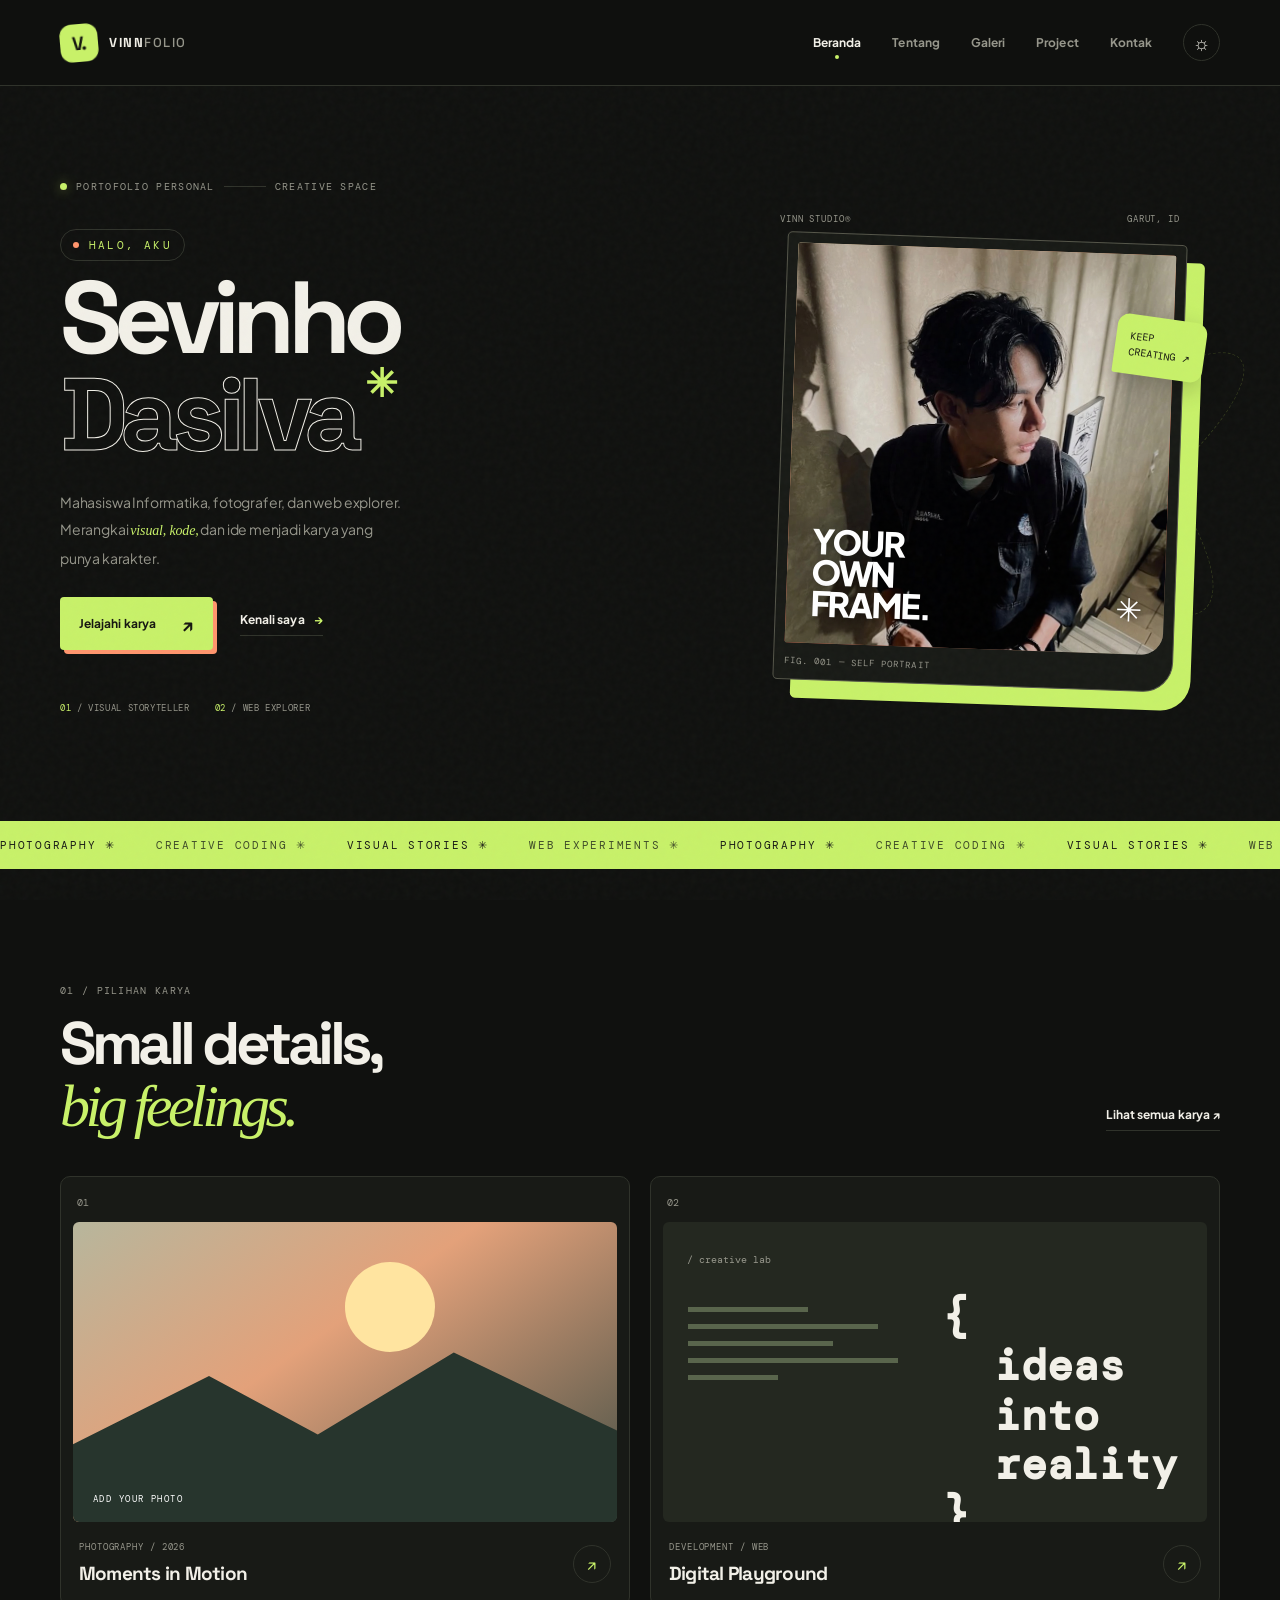
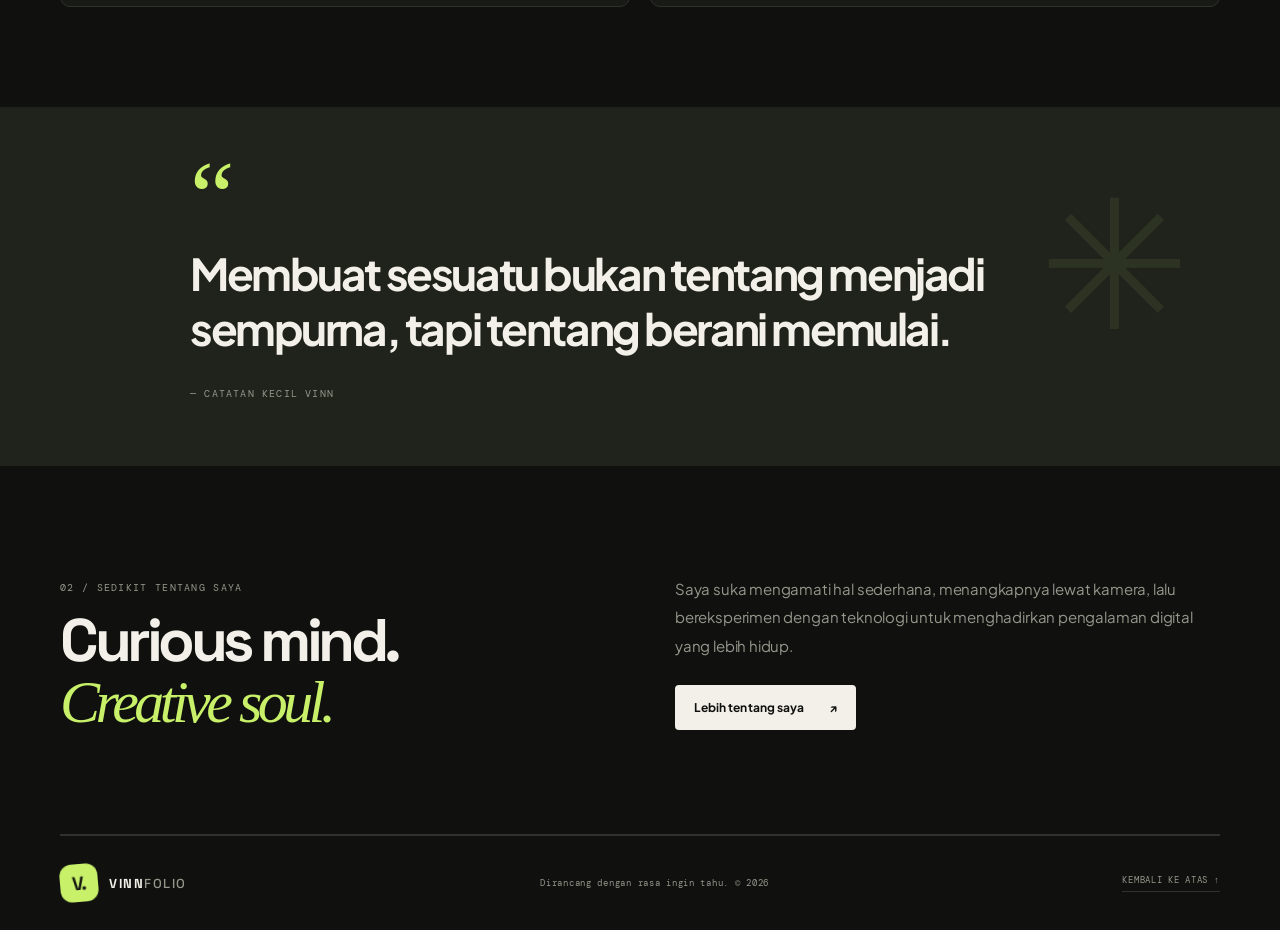
<file: index.html>
<!DOCTYPE html>
<html lang="id">

<head>
  <meta charset="UTF-8">
  <meta name="viewport" content="width=device-width, initial-scale=1.0">
  <meta name="description"
    content="Portofolio pribadi Sevinho Dasilva — mahasiswa, fotografer, dan web developer pemula.">
  <title>Sevinho Dasilva — Digital Playground</title>
  <link rel="preconnect" href="https://fonts.googleapis.com">
  <link
    href="https://fonts.googleapis.com/css2?family=DM+Mono:wght@400;500&family=Manrope:wght@400;500;600;700;800&family=Plus+Jakarta+Sans:wght@400;500;600;700;800&family=Space+Grotesk:wght@400;500;600;700&display=swap"
    rel="stylesheet">
  <link rel="stylesheet" href="css/style.css">
</head>

<body>
  <div class="loader" id="loader" aria-label="Memuat halaman">
    <div class="loader-orbit loader-orbit-one"></div>
    <div class="loader-orbit loader-orbit-two"></div>
    <div class="loader-core">
      <div class="loader-mark">V<span>✳</span></div>
      <div class="loader-submark">VINNFOLIO / CREATIVE PORTFOLIO</div>
    </div>
    <div class="loader-progress">
      <div class="loader-progress-top"><span>MEMUAT PENGALAMAN</span><strong id="loaderPercent">00%</strong></div>
      <div class="loader-track"><i></i></div>
    </div>
    <p class="loader-caption">SEDIKIT IDE. BANYAK CERITA.</p>
  </div>
  <div class="grain"></div>
  <header class="site-header">
    <a class="brand" href="index.html"><span class="brand-icon">V.</span><span>VINN<span
          class="muted">FOLIO</span></span></a>
    <button class="menu-toggle" id="menuToggle" aria-label="Buka menu">☰</button>
    <nav id="nav">
      <a class="active" href="index.html">Beranda</a><a href="about.html">Tentang</a><a href="gallery.html">Galeri</a><a
        href="projects.html">Project</a><a href="contact.html">Kontak</a>
      <button class="theme-toggle" id="themeToggle" aria-label="Ganti tema">☼</button>
    </nav>
  </header>
  <main>
    <section class="hero wrap">
      <div class="hero-copy reveal">
        <div class="eyebrow"><span class="live-dot"></span> PORTOFOLIO PERSONAL <span class="eyebrow-line"></span>
          CREATIVE SPACE</div>
        <p class="hero-kicker">HALO, AKU</p>
        <h1>Sevinho<br><span class="outline-text">Dasilva</span><span class="asterisk">✳</span></h1>
        <p class="hero-desc">Mahasiswa Informatika, fotografer, dan web explorer. Merangkai <em>visual, kode,</em> dan
          ide menjadi karya yang punya karakter.</p>
        <div class="hero-actions"><a class="btn btn-primary" href="gallery.html">Jelajahi karya <span>↗</span></a><a
            class="text-link" href="about.html">Kenali saya <span>→</span></a></div>
        <div class="hero-meta"><span><b>01</b> / VISUAL STORYTELLER</span><span><b>02</b> / WEB EXPLORER</span></div>
      </div>
      <div class="hero-art reveal">
        <div class="art-top"><span>VINN STUDIO®</span><span>GARUT, ID</span></div>
        <div class="portrait-frame">

          <div class="portrait-placeholder">
            <img src="assets/photos/WhatsApp Image 2026-10-20 at 18.00.17.jpeg" alt="Foto Sevinho Dasilva" class="portrait-image" />
            <div class="portrait-label">YOUR<br>OWN<br>FRAME.</div>
            <div class="portrait-stamp">✳</div>
          </div>

          <div class="frame-index">FIG. 001 — SELF PORTRAIT</div>
        </div>
        <div class="orbit orbit-one"></div>
        <div class="orbit orbit-two"></div><span class="floating-note">KEEP<br>CREATING ↗</span>
      </div>
    </section>
    <section class="ticker" aria-label="Minat">
      <div class="ticker-track"><span>PHOTOGRAPHY ✳</span><span>CREATIVE CODING ✳</span><span>VISUAL STORIES
          ✳</span><span>WEB EXPERIMENTS ✳</span><span>PHOTOGRAPHY ✳</span><span>CREATIVE CODING ✳</span><span>VISUAL
          STORIES ✳</span><span>WEB EXPERIMENTS ✳</span></div>
    </section>
    <section class="section wrap">
      <div class="section-head reveal">
        <div>
          <p class="eyebrow">01 / PILIHAN KARYA</p>
          <h2>Small details,<br><span class="serif">big feelings.</span></h2>
        </div><a class="text-link" href="gallery.html">Lihat semua karya ↗</a>
      </div>
      <div class="feature-grid">
        <a class="feature-card feature-photo reveal" href="gallery.html">
          <div class="feature-number">01</div>
          <div class="abstract-photo">
            <div class="photo-sun"></div>
            <div class="photo-hill"></div><span>ADD YOUR PHOTO</span>
          </div>
          <div class="feature-bottom">
            <div>
              <p>PHOTOGRAPHY / 2026</p>
              <h3>Moments in Motion</h3>
            </div><span class="circle-arrow">↗</span>
          </div>
        </a>
        <a class="feature-card feature-code reveal" href="projects.html">
          <div class="feature-number">02</div>
          <div class="code-art"><span class="code-tag">/ creative lab</span>
            <div class="code-lines"><i></i><i></i><i></i><i></i><i></i></div><b>{<br>&nbsp; ideas<br>&nbsp;
              into<br>&nbsp; reality<br>}</b>
          </div>
          <div class="feature-bottom">
            <div>
              <p>DEVELOPMENT / WEB</p>
              <h3>Digital Playground</h3>
            </div><span class="circle-arrow">↗</span>
          </div>
        </a>
      </div>
    </section>
    <section class="quote-band">
      <div class="wrap quote-inner reveal"><span class="quote-mark">“</span>
        <p>Membuat sesuatu bukan tentang menjadi sempurna, tapi tentang berani memulai.</p><span class="quote-credit">—
          CATATAN KECIL VINN</span>
      </div>
    </section>
    <section class="section wrap mini-about reveal">
      <div>
        <p class="eyebrow">02 / SEDIKIT TENTANG SAYA</p>
        <h2>Curious mind.<br><span class="serif">Creative soul.</span></h2>
      </div>
      <div class="mini-about-copy">
        <p>Saya suka mengamati hal sederhana, menangkapnya lewat kamera, lalu bereksperimen dengan teknologi untuk
          menghadirkan pengalaman digital yang lebih hidup.</p><a class="btn btn-dark" href="about.html">Lebih tentang
          saya <span>↗</span></a>
      </div>
    </section>
  </main>
  <footer class="footer wrap"><a class="brand" href="index.html"><span class="brand-icon">V.</span><span>VINN<span
          class="muted">FOLIO</span></span></a>
    <p>Dirancang dengan rasa ingin tahu. © <span class="year"></span></p><a href="#top" class="back-top">KEMBALI KE ATAS
      ↑</a>
  </footer>
  <script src="js/main.js"></script>
</body>

</html>
</file>
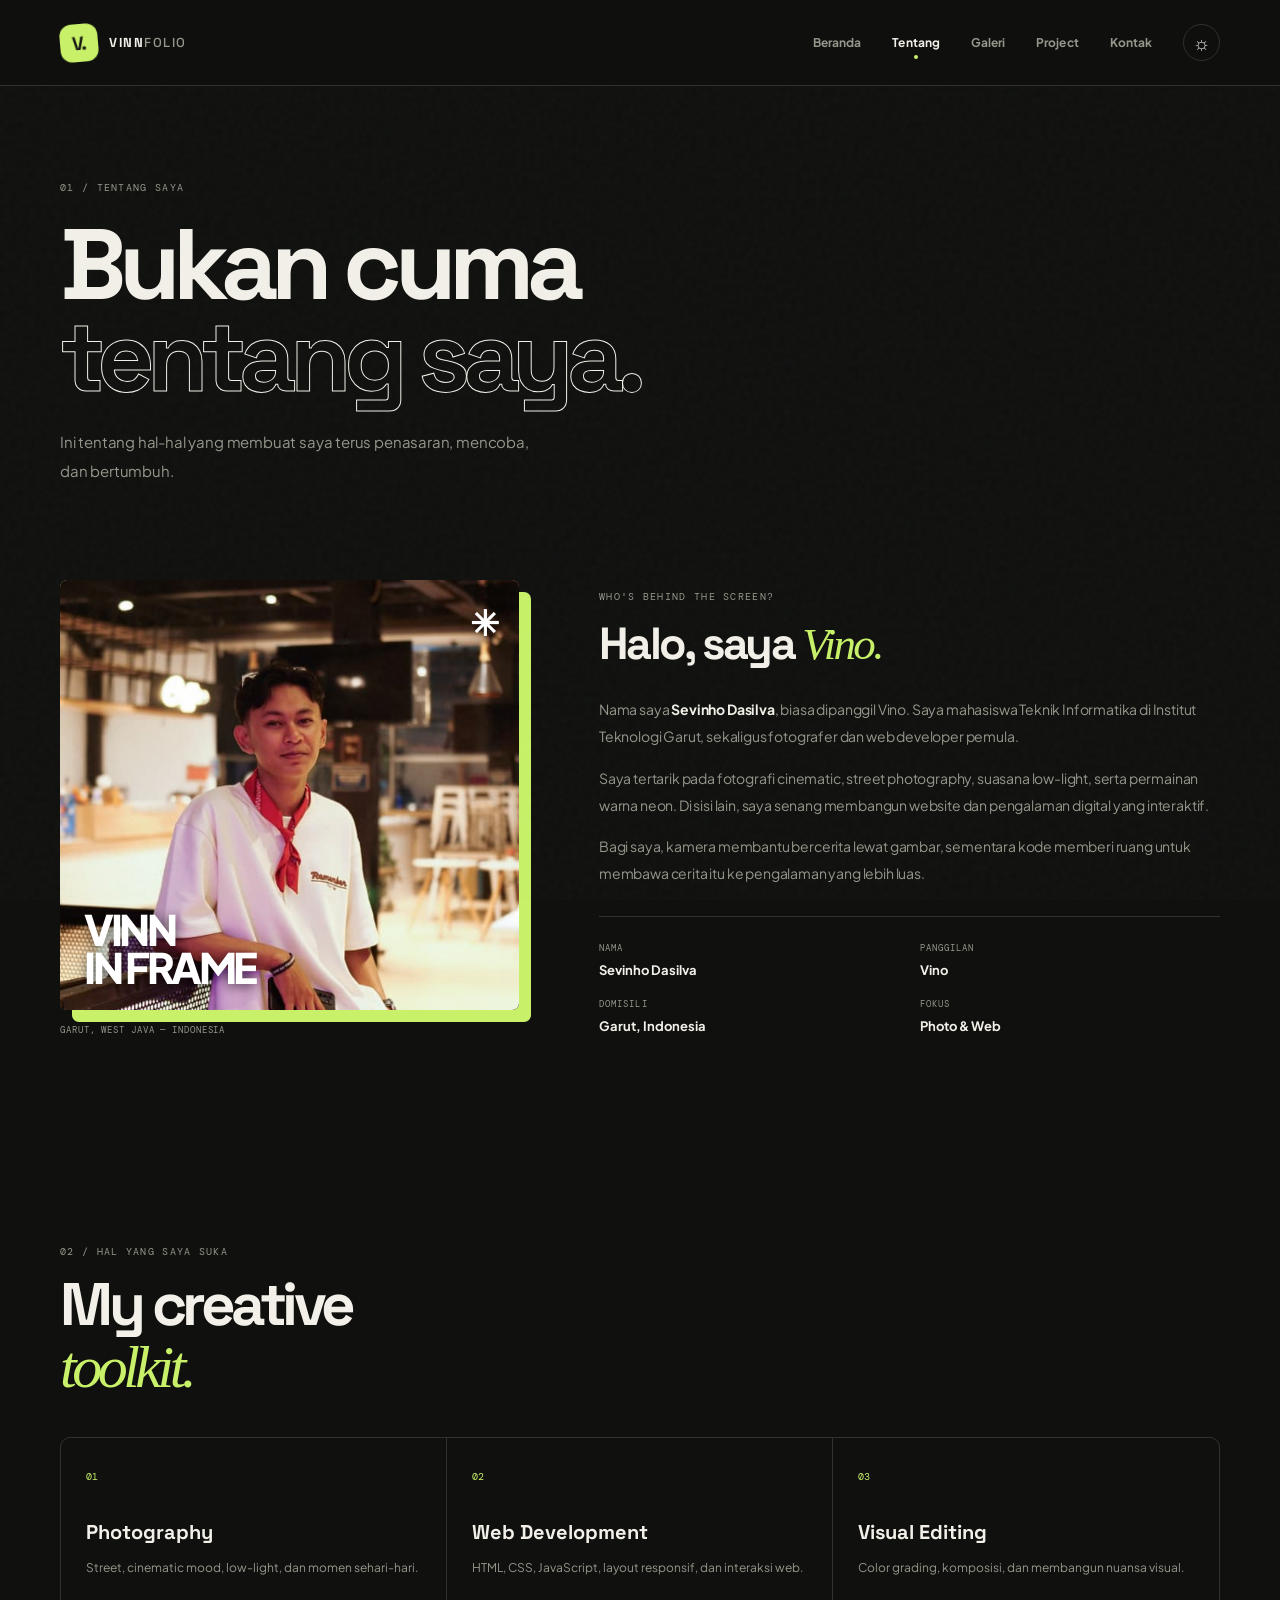
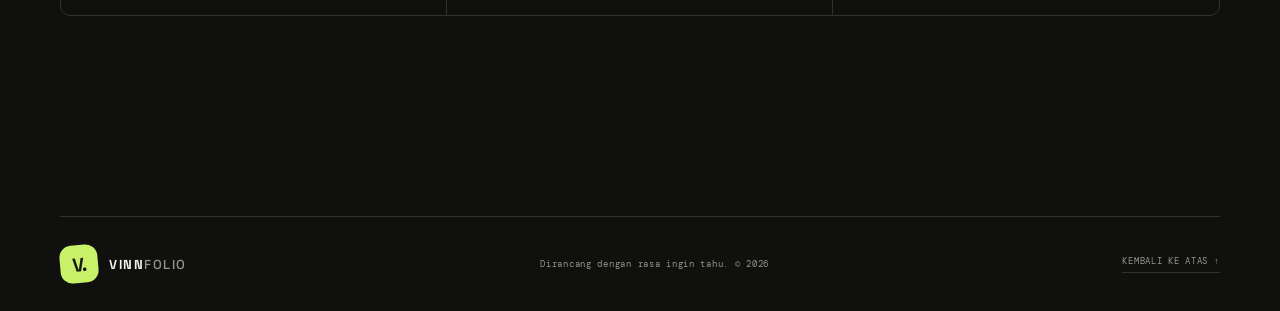
<file: about.html>
<!DOCTYPE html>
<html lang="id">

<head>
    <meta charset="UTF-8">
    <meta name="viewport" content="width=device-width,initial-scale=1">
    <title>Tentang Saya — VinDev</title>
    <link
        href="https://fonts.googleapis.com/css2?family=DM+Mono:wght@400;500&family=Manrope:wght@400;500;600;700;800&family=Plus+Jakarta+Sans:wght@400;500;600;700;800&family=Space+Grotesk:wght@400;500;600;700&display=swap"
        rel="stylesheet">
    <link rel="stylesheet" href="css/style.css">
</head>

<body>
    <div class="loader" id="loader" aria-label="Memuat halaman">
        <div class="loader-orbit loader-orbit-one"></div>
        <div class="loader-orbit loader-orbit-two"></div>
        <div class="loader-core">
            <div class="loader-mark">V<span>✳</span></div>
            <div class="loader-submark">VinDev / CREATIVE PORTFOLIO</div>
        </div>
        <div class="loader-progress">
            <div class="loader-progress-top"><span>MEMUAT PENGALAMAN</span><strong id="loaderPercent">00%</strong></div>
            <div class="loader-track"><i></i></div>
        </div>
        <p class="loader-caption">SEDIKIT IDE. BANYAK CERITA.</p>
    </div>
    <div class="grain"></div>
    <header class="site-header"><a class="brand" href="index.html"><span class="brand-icon">V.</span><span>VINN<span
                    class="muted">FOLIO</span></span></a><button class="menu-toggle" id="menuToggle">☰</button>
        <nav id="nav"><a href="index.html">Beranda</a><a class="active" href="about.html">Tentang</a><a
                href="gallery.html">Galeri</a><a href="projects.html">Project</a><a
                href="contact.html">Kontak</a><button class="theme-toggle" id="themeToggle">☼</button></nav>
    </header>
    <main class="wrap page-main">
        <div class="page-intro reveal">
            <p class="eyebrow">01 / TENTANG SAYA</p>
            <h1>Bukan cuma<br><span class="outline-text">tentang saya.</span></h1>
            <p class="intro-lead">Ini tentang hal-hal yang membuat saya terus penasaran, mencoba, dan bertumbuh.</p>
        </div>
        <section class="about-layout">
            <div class="about-visual reveal">
                
<div class="about-photo-placeholder">
    <img
        src="assets/photos/WhatsApp Image 2026-10-20 at 18.00.1822222.jpeg"
        alt="Foto Sevinho Dasilva"
        class="about-photo"
    >
    <span>VINN<br>IN FRAME</span>
    <b>✳</b>
</div>

                <p class="tiny-caption">GARUT, WEST JAVA — INDONESIA</p>
            </div>
            <div class="about-content reveal">
                <p class="eyebrow">WHO'S BEHIND THE SCREEN?</p>
                <h2>Halo, saya <span class="serif">Vino.</span></h2>
                <p>Nama saya <strong>Sevinho Dasilva</strong>, biasa dipanggil Vino. Saya mahasiswa Teknik Informatika
                    di Institut Teknologi Garut, sekaligus fotografer dan web developer pemula.</p>
                <p>Saya tertarik pada fotografi cinematic, street photography, suasana low-light, serta permainan warna
                    neon. Di sisi lain, saya senang membangun website dan pengalaman digital yang interaktif.</p>
                <p>Bagi saya, kamera membantu bercerita lewat gambar, sementara kode memberi ruang untuk membawa cerita
                    itu ke pengalaman yang lebih luas.</p>
                <div class="info-grid">
                    <div><span>NAMA</span><b>Sevinho Dasilva</b></div>
                    <div><span>PANGGILAN</span><b>Vino</b></div>
                    <div><span>DOMISILI</span><b>Garut, Indonesia</b></div>
                    <div><span>FOKUS</span><b>Photo & Web</b></div>
                </div>
            </div>
        </section>
        <section class="section">
            <div class="section-head">
                <div>
                    <p class="eyebrow">02 / HAL YANG SAYA SUKA</p>
                    <h2>My creative<br><span class="serif">toolkit.</span></h2>
                </div>
            </div>
            <div class="skill-grid">
                <article><span>01</span>
                    <h3>Photography</h3>
                    <p>Street, cinematic mood, low-light, dan momen sehari-hari.</p>
                </article>
                <article><span>02</span>
                    <h3>Web Development</h3>
                    <p>HTML, CSS, JavaScript, layout responsif, dan interaksi web.</p>
                </article>
                <article><span>03</span>
                    <h3>Visual Editing</h3>
                    <p>Color grading, komposisi, dan membangun nuansa visual.</p>
                </article>
            </div>
        </section>
    </main>
    <footer class="footer wrap"><a class="brand" href="index.html"><span class="brand-icon">V.</span><span>VINN<span
                    class="muted">FOLIO</span></span></a>
        <p>Dirancang dengan rasa ingin tahu. © <span class="year"></span></p><a href="#" class="back-top">KEMBALI KE
            ATAS ↑</a>
    </footer>
    <script src="js/main.js"></script>
</body>

</html>
</file>
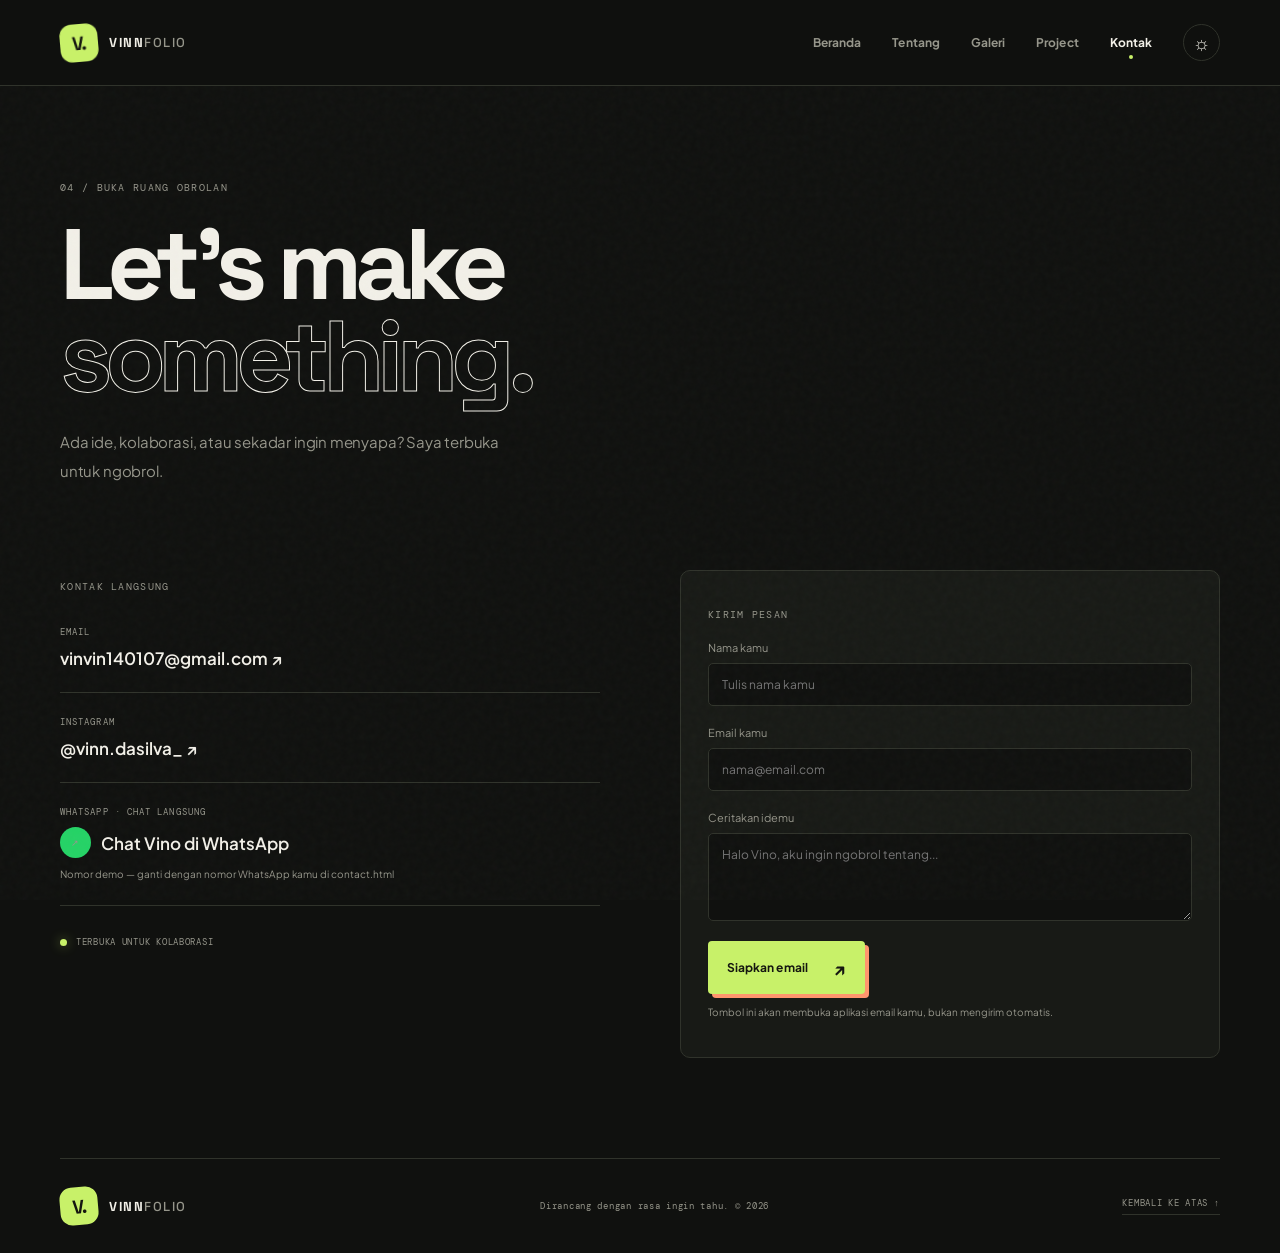
<file: contact.html>
<!DOCTYPE html>
<html lang="id">

<head>
    <meta charset="UTF-8">
    <meta name="viewport" content="width=device-width,initial-scale=1">
    <title>Kontak — VinDev</title>
    <link
        href="https://fonts.googleapis.com/css2?family=DM+Mono:wght@400;500&family=Manrope:wght@400;500;600;700;800&family=Plus+Jakarta+Sans:wght@400;500;600;700;800&family=Space+Grotesk:wght@400;500;600;700&display=swap"
        rel="stylesheet">
    <link rel="stylesheet" href="css/style.css">
</head>

<body>
    <div class="loader" id="loader" aria-label="Memuat halaman">
        <div class="loader-orbit loader-orbit-one"></div>
        <div class="loader-orbit loader-orbit-two"></div>
        <div class="loader-core">
            <div class="loader-mark">V<span>✳</span></div>
            <div class="loader-submark">VINNFOLIO / CREATIVE PORTFOLIO</div>
        </div>
        <div class="loader-progress">
            <div class="loader-progress-top"><span>MEMUAT PENGALAMAN</span><strong id="loaderPercent">00%</strong></div>
            <div class="loader-track"><i></i></div>
        </div>
        <p class="loader-caption">SEDIKIT IDE. BANYAK CERITA.</p>
    </div>
    <div class="grain"></div>
    <header class="site-header"><a class="brand" href="index.html"><span class="brand-icon">V.</span><span>VINN<span
                    class="muted">FOLIO</span></span></a><button class="menu-toggle" id="menuToggle">☰</button>
        <nav id="nav"><a href="index.html">Beranda</a><a href="about.html">Tentang</a><a
                href="gallery.html">Galeri</a><a href="projects.html">Project</a><a class="active"
                href="contact.html">Kontak</a><button class="theme-toggle" id="themeToggle">☼</button></nav>
    </header>
    <main class="wrap page-main contact-page">
        <div class="page-intro reveal">
            <p class="eyebrow">04 / BUKA RUANG OBROLAN</p>
            <h1>Let's make<br><span class="outline-text">something.</span></h1>
            <p class="intro-lead">Ada ide, kolaborasi, atau sekadar ingin menyapa? Saya terbuka untuk ngobrol.</p>
        </div>
        <section class="contact-layout">
            <div class="contact-left reveal">
                <p class="eyebrow">KONTAK LANGSUNG</p><a class="contact-link"
                    href="mailto:vinvin140107@gmail.com"><span>EMAIL</span><b>vinvin140107@gmail.com ↗</b></a><a
                    class="contact-link" href="https://instagram.com/vinn.dasilva_" target="_blank"
                    rel="noreferrer"><span>INSTAGRAM</span><b>@vinn.dasilva_ ↗</b></a>
                <a class="contact-link whatsapp-link"
                    href="https://wa.me/6285224943832?text=Halo%20Vino%2C%20aku%20tertarik%20untuk%20ngobrol%20tentang%20kolaborasi."
                    target="_blank" rel="noreferrer"><span>WHATSAPP · CHAT LANGSUNG</span><b><span
                            class="whatsapp-icon">↗</span> Chat Vino di WhatsApp</b><small class="whatsapp-hint">Nomor
                        demo — ganti dengan nomor WhatsApp kamu di contact.html</small></a>
                <div class="availability"><span class="live-dot"></span> TERBUKA UNTUK KOLABORASI</div>
            </div>
            <form class="contact-form reveal" id="contactForm">
                <p class="eyebrow">KIRIM PESAN</p><label>Nama kamu<input name="name" required
                        placeholder="Tulis nama kamu"></label><label>Email kamu<input type="email" name="email" required
                        placeholder="nama@email.com"></label><label>Ceritakan idemu<textarea name="message" required
                        rows="4" placeholder="Halo Vino, aku ingin ngobrol tentang..."></textarea></label><button
                    class="btn btn-primary" type="submit">Siapkan email <span>↗</span></button>
                <p class="form-note">Tombol ini akan membuka aplikasi email kamu, bukan mengirim otomatis.</p>
            </form>
        </section>
    </main>
    <footer class="footer wrap"><a class="brand" href="index.html"><span class="brand-icon">V.</span><span>VINN<span
                    class="muted">FOLIO</span></span></a>
        <p>Dirancang dengan rasa ingin tahu. © <span class="year"></span></p><a href="#" class="back-top">KEMBALI KE
            ATAS ↑</a>
    </footer>
    <script src="js/main.js"></script>
    <script src="js/contact.js"></script>
</body>

</html>
</file>
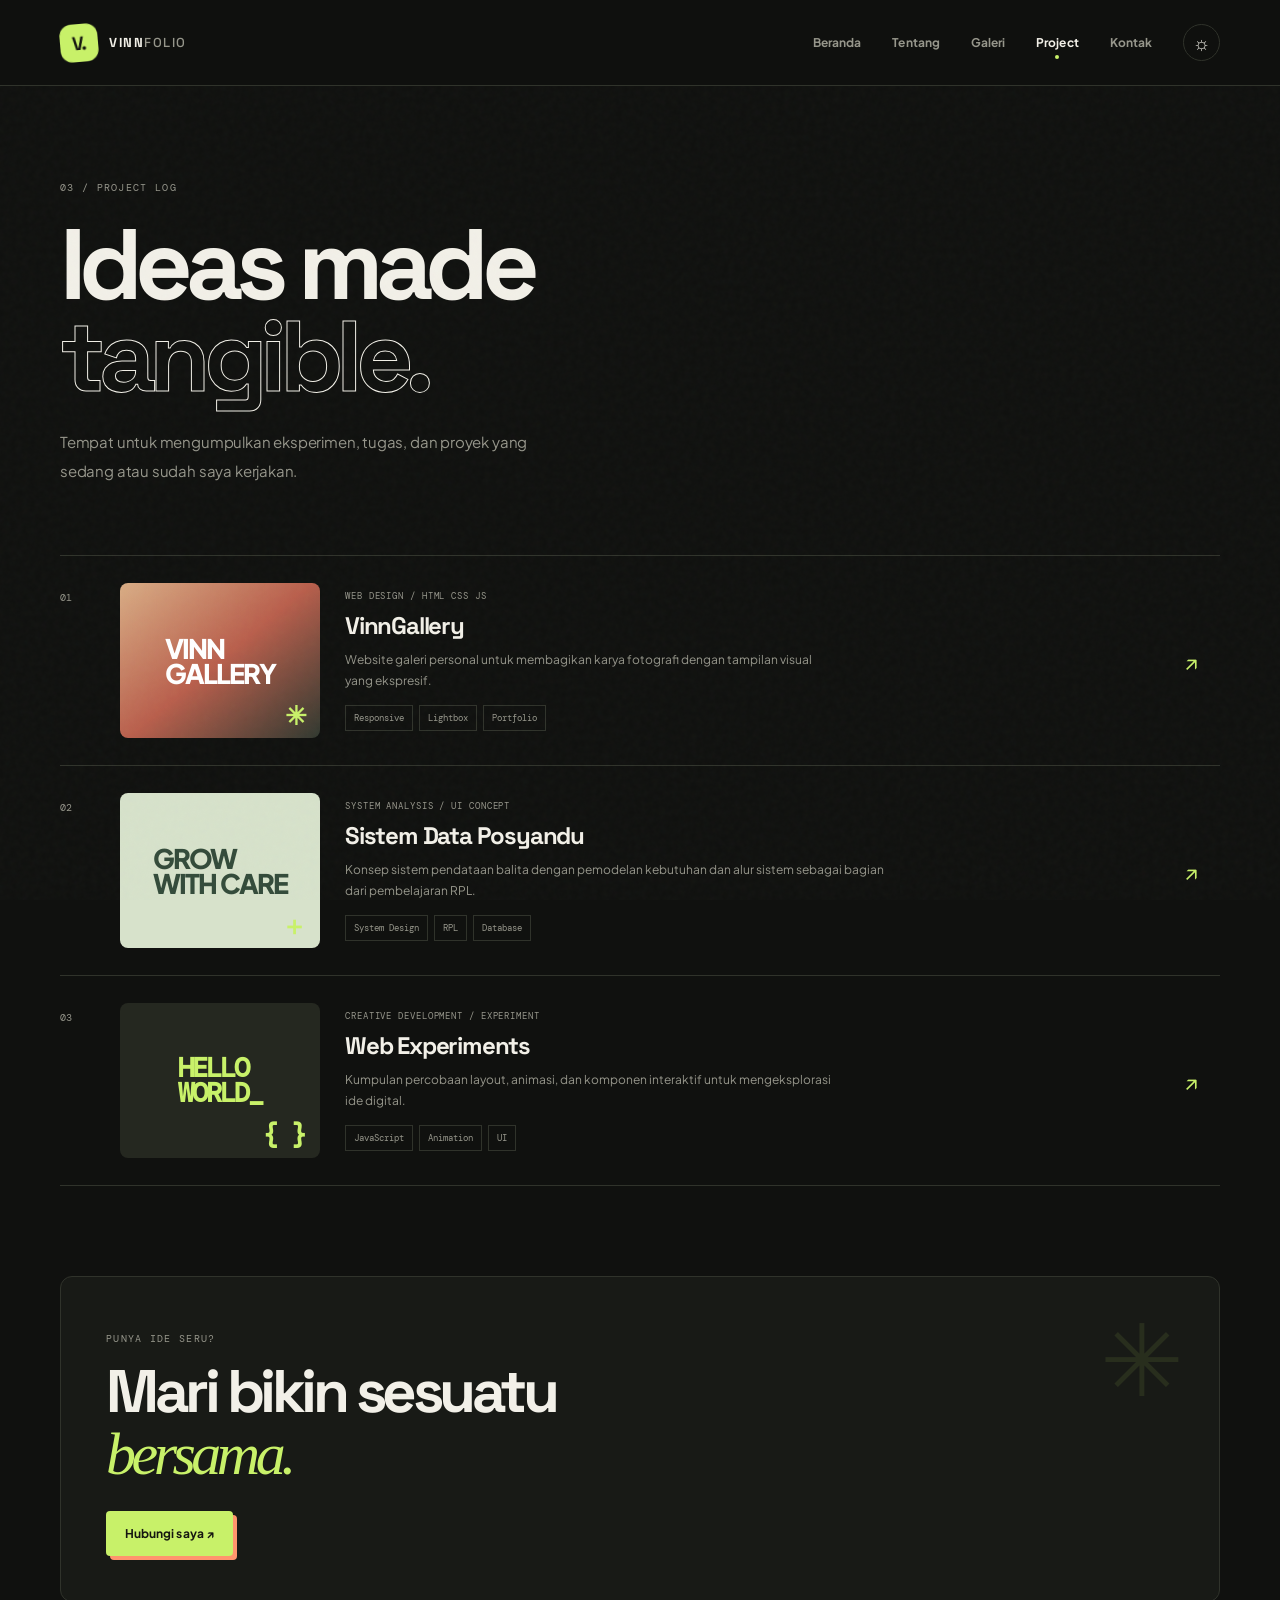
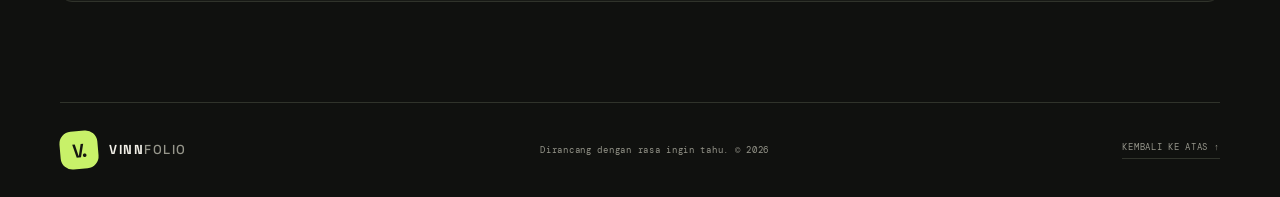
<file: projects.html>
<!DOCTYPE html>
<html lang="id">

<head>
    <meta charset="UTF-8">
    <meta name="viewport" content="width=device-width,initial-scale=1">
    <title>Project — Vinnfolio</title>
    <link
        href="https://fonts.googleapis.com/css2?family=DM+Mono:wght@400;500&family=Manrope:wght@400;500;600;700;800&family=Plus+Jakarta+Sans:wght@400;500;600;700;800&family=Space+Grotesk:wght@400;500;600;700&display=swap"
        rel="stylesheet">
    <link rel="stylesheet" href="css/style.css">
</head>

<body>
    <div class="loader" id="loader" aria-label="Memuat halaman">
        <div class="loader-orbit loader-orbit-one"></div>
        <div class="loader-orbit loader-orbit-two"></div>
        <div class="loader-core">
            <div class="loader-mark">V<span>✳</span></div>
            <div class="loader-submark">VINNFOLIO / CREATIVE PORTFOLIO</div>
        </div>
        <div class="loader-progress">
            <div class="loader-progress-top"><span>MEMUAT PENGALAMAN</span><strong id="loaderPercent">00%</strong></div>
            <div class="loader-track"><i></i></div>
        </div>
        <p class="loader-caption">SEDIKIT IDE. BANYAK CERITA.</p>
    </div>
    <div class="grain"></div>
    <header class="site-header"><a class="brand" href="index.html"><span class="brand-icon">V.</span><span>VINN<span
                    class="muted">FOLIO</span></span></a><button class="menu-toggle" id="menuToggle">☰</button>
        <nav id="nav"><a href="index.html">Beranda</a><a href="about.html">Tentang</a><a
                href="gallery.html">Galeri</a><a class="active" href="projects.html">Project</a><a
                href="contact.html">Kontak</a><button class="theme-toggle" id="themeToggle">☼</button></nav>
    </header>
    <main class="wrap page-main">
        <div class="page-intro reveal">
            <p class="eyebrow">03 / PROJECT LOG</p>
            <h1>Ideas made<br><span class="outline-text">tangible.</span></h1>
            <p class="intro-lead">Tempat untuk mengumpulkan eksperimen, tugas, dan proyek yang sedang atau sudah saya
                kerjakan.</p>
        </div>
        <div class="project-list">
            <article class="project-row reveal">
                <div class="project-index">01</div>
                <div class="project-art art-gallery"><span>VINN<br>GALLERY</span><i>✳</i></div>
                <div class="project-info">
                    <p>WEB DESIGN / HTML CSS JS</p>
                    <h2>VinnGallery</h2>
                    <p>Website galeri personal untuk membagikan karya fotografi dengan tampilan visual yang ekspresif.
                    </p>
                    <div class="tag-row"><span>Responsive</span><span>Lightbox</span><span>Portfolio</span></div>
                </div><span class="project-arrow">↗</span>
            </article>
            <article class="project-row reveal">
                <div class="project-index">02</div>
                <div class="project-art art-posyandu"><span>GROW<br>WITH CARE</span><i>＋</i></div>
                <div class="project-info">
                    <p>SYSTEM ANALYSIS / UI CONCEPT</p>
                    <h2>Sistem Data Posyandu</h2>
                    <p>Konsep sistem pendataan balita dengan pemodelan kebutuhan dan alur sistem sebagai bagian dari
                        pembelajaran RPL.</p>
                    <div class="tag-row"><span>System Design</span><span>RPL</span><span>Database</span></div>
                </div><span class="project-arrow">↗</span>
            </article>
            <article class="project-row reveal">
                <div class="project-index">03</div>
                <div class="project-art art-code"><span>HELLO<br>WORLD_</span><i>{ }</i></div>
                <div class="project-info">
                    <p>CREATIVE DEVELOPMENT / EXPERIMENT</p>
                    <h2>Web Experiments</h2>
                    <p>Kumpulan percobaan layout, animasi, dan komponen interaktif untuk mengeksplorasi ide digital.</p>
                    <div class="tag-row"><span>JavaScript</span><span>Animation</span><span>UI</span></div>
                </div><span class="project-arrow">↗</span>
            </article>
        </div>
        <div class="project-cta reveal">
            <p class="eyebrow">PUNYA IDE SERU?</p>
            <h2>Mari bikin sesuatu<br><span class="serif">bersama.</span></h2><a class="btn btn-primary"
                href="contact.html">Hubungi saya ↗</a>
        </div>
    </main>
    <footer class="footer wrap"><a class="brand" href="index.html"><span class="brand-icon">V.</span><span>VINN<span
                    class="muted">FOLIO</span></span></a>
        <p>Dirancang dengan rasa ingin tahu. © <span class="year"></span></p><a href="#" class="back-top">KEMBALI KE
            ATAS ↑</a>
    </footer>
    <script src="js/main.js"></script>
</body>

</html>
</file>
<file: css/style.css>
/* VINNFOLIO — editorial dark portfolio */
:root {
  --bg: #11120f;
  --panel: #191a16;
  --panel2: #20211c;
  --text: #f2f0e8;
  --muted: #96968b;
  --line: #34352d;
  --accent: #d4fa62;
  --orange: #f58c62;
  --display: 'Manrope', sans-serif;
  --mono: 'DM Mono', monospace
}

* {
  box-sizing: border-box
}

html {
  scroll-behavior: smooth
}

body {
  margin: 0;
  background: var(--bg);
  color: var(--text);
  font-family: var(--display);
  transition: background .35s, color .35s;
  overflow-x: hidden
}

a {
  color: inherit;
  text-decoration: none
}

button,
input,
textarea {
  font: inherit
}

button {
  color: inherit
}

.grain {
  position: fixed;
  inset: 0;
  pointer-events: none;
  z-index: 20;
  opacity: .055;
  background-image: url("data:image/svg+xml,%3Csvg viewBox='0 0 180 180' xmlns='http://www.w3.org/2000/svg'%3E%3Cfilter id='n'%3E%3CfeTurbulence type='fractalNoise' baseFrequency='.8' numOctaves='4' stitchTiles='stitch'/%3E%3C/filter%3E%3Crect width='100%25' height='100%25' filter='url(%23n)' opacity='.5'/%3E%3C/svg%3E")
}

.wrap {
  width: min(1160px, calc(100% - 64px));
  margin-inline: auto
}

.muted {
  color: var(--muted);
  font-weight: 500
}

.site-header {
  height: 86px;
  padding: 0 max(32px, calc((100vw - 1160px)/2));
  display: flex;
  align-items: center;
  justify-content: space-between;
  border-bottom: 1px solid var(--line);
  position: relative;
  z-index: 30;
  background: color-mix(in srgb, var(--bg) 92%, transparent)
}

.brand {
  display: flex;
  align-items: center;
  gap: 11px;
  font-size: 13px;
  font-weight: 800;
  letter-spacing: .15em
}

.brand-icon {
  display: grid;
  place-items: center;
  width: 38px;
  height: 38px;
  background: var(--accent);
  color: #151610;
  font-size: 19px;
  letter-spacing: -.08em;
  border-radius: 50%
}

.site-header nav {
  display: flex;
  align-items: center;
  gap: 31px
}

.site-header nav a {
  font-size: 12px;
  color: var(--muted);
  transition: color .2s
}

.site-header nav a:hover,
.site-header nav a.active {
  color: var(--text)
}

.site-header nav a.active:after {
  content: "";
  display: block;
  width: 4px;
  height: 4px;
  border-radius: 50%;
  background: var(--accent);
  margin: 5px auto -9px
}

.theme-toggle,
.menu-toggle {
  border: 1px solid var(--line);
  background: transparent;
  border-radius: 50%;
  width: 37px;
  height: 37px;
  cursor: pointer
}

.menu-toggle {
  display: none
}

.hero {
  min-height: 660px;
  display: grid;
  grid-template-columns: 1.05fr .95fr;
  align-items: center;
  gap: 30px;
  padding-top: 42px;
  padding-bottom: 62px
}

.eyebrow {
  font: 10px var(--mono);
  letter-spacing: .13em;
  color: var(--muted);
  text-transform: uppercase;
  display: flex;
  align-items: center;
  gap: 9px
}

.live-dot {
  width: 7px;
  height: 7px;
  display: inline-block;
  border-radius: 50%;
  background: var(--accent);
  box-shadow: 0 0 12px #d4fa6270
}

.eyebrow-line {
  width: 42px;
  height: 1px;
  background: var(--line)
}

.hero-kicker {
  font: 11px var(--mono);
  letter-spacing: .2em;
  color: var(--accent);
  margin: 45px 0 8px
}

.hero h1,
.page-intro h1 {
  font-size: clamp(62px, 8.3vw, 112px);
  line-height: .92;
  letter-spacing: -.085em;
  margin: 0;
  font-weight: 800
}

.outline-text {
  -webkit-text-stroke: 1px var(--text);
  color: transparent
}

.asterisk {
  font-size: .38em;
  color: var(--accent);
  vertical-align: top;
  margin-left: 10px;
  display: inline-block;
  animation: spin 18s linear infinite
}

.hero-desc {
  max-width: 430px;
  color: var(--muted);
  font-size: 15px;
  line-height: 1.9;
  margin: 26px 0
}

.hero-desc em,
.serif {
  font-family: Georgia, serif;
  font-weight: 400;
  font-style: italic;
  color: var(--accent)
}

.hero-actions {
  display: flex;
  align-items: center;
  gap: 27px
}

.btn {
  display: inline-flex;
  align-items: center;
  gap: 25px;
  padding: 15px 19px;
  font-size: 12px;
  font-weight: 800;
  border: 0;
  cursor: pointer;
  transition: transform .2s, background .2s
}

.btn:hover {
  transform: translateY(-3px)
}

.btn-primary {
  background: var(--accent);
  color: #151610
}

.btn-primary span {
  font-size: 18px
}

.btn-dark {
  background: var(--text);
  color: var(--bg)
}

.text-link {
  font-size: 12px;
  font-weight: 700;
  border-bottom: 1px solid var(--line);
  padding-bottom: 8px
}

.text-link span {
  color: var(--accent);
  margin-left: 7px
}

.hero-meta {
  display: flex;
  gap: 25px;
  margin-top: 52px;
  font: 9px var(--mono);
  color: var(--muted);
  letter-spacing: .07em
}

.hero-meta b {
  color: var(--accent);
  font-weight: 400
}

.hero-art {
  position: relative;
  max-width: 470px;
  width: 100%;
  justify-self: end;
  padding: 14px 18px 10px 22px
}

.art-top {
  display: flex;
  justify-content: space-between;
  font: 9px var(--mono);
  letter-spacing: .1em;
  color: var(--muted);
  margin-bottom: 13px
}

.portrait-frame {
  position: relative;
  z-index: 2;
  border: 1px solid #55564a;
  padding: 10px 10px 0;
  transform: rotate(2deg);
  background: var(--panel)
}

.portrait-placeholder {
  height: 400px;
  position: relative;
  overflow: hidden;
  background: linear-gradient(150deg, #b6a98b 0%, #e8b17b 32%, #e57957 62%, #4b5145 100%)
}

.sun {
  position: absolute;
  width: 135px;
  height: 135px;
  border-radius: 50%;
  background: #f5dc98;
  top: 55px;
  right: 50px;
  box-shadow: 0 0 75px #ffdb8c7a
}

.mountain {
  position: absolute;
  left: -10%;
  width: 130%;
  height: 65%;
  bottom: -5%;
  clip-path: polygon(0 55%, 22% 20%, 39% 48%, 59% 7%, 78% 40%, 100% 15%, 100% 100%, 0 100%)
}

.mountain-back {
  background: #656d5b;
  transform: translateY(-60px)
}

.mountain-front {
  background: #282f2b;
  clip-path: polygon(0 55%, 27% 12%, 45% 48%, 65% 22%, 100% 60%, 100% 100%, 0 100%)
}

.portrait-label {
  position: absolute;
  left: 22px;
  bottom: 24px;
  color: #fff;
  font-size: 34px;
  font-weight: 800;
  line-height: .91;
  letter-spacing: -.06em
}

.portrait-stamp {
  position: absolute;
  right: 22px;
  bottom: 25px;
  color: var(--accent);
  font-size: 32px
}

.frame-index {
  font: 9px var(--mono);
  color: var(--muted);
  padding: 12px 0;
  letter-spacing: .12em
}

.orbit {
  position: absolute;
  border: 1px solid #d4fa6240;
  border-radius: 50%;
  width: 350px;
  height: 100px;
  transform: rotate(-38deg);
  right: -80px;
  top: 44%;
  z-index: 1
}

.orbit-two {
  width: 410px;
  height: 130px;
  transform: rotate(48deg);
  right: -75px;
  top: 39%
}

.floating-note {
  position: absolute;
  right: -7px;
  top: 24%;
  z-index: 3;
  background: var(--accent);
  color: #151610;
  padding: 14px;
  font: 10px var(--mono);
  line-height: 1.6;
  transform: rotate(8deg)
}

.ticker {
  border-block: 1px solid var(--line);
  overflow: hidden;
  padding: 17px 0;
  background: var(--panel)
}

.ticker-track {
  display: flex;
  width: max-content;
  gap: 40px;
  animation: marquee 32s linear infinite;
  font: 11px var(--mono);
  letter-spacing: .16em
}

.ticker-track span:nth-child(odd) {
  color: var(--accent)
}

.section {
  padding-top: 105px;
  padding-bottom: 100px
}

.section-head {
  display: flex;
  justify-content: space-between;
  align-items: end;
  margin-bottom: 38px
}

.section-head h2,
.mini-about h2,
.project-cta h2 {
  font-size: clamp(38px, 5vw, 60px);
  letter-spacing: -.07em;
  line-height: 1.03;
  margin: 16px 0 0
}

.section-head .text-link {
  margin-bottom: 7px
}

.feature-grid {
  display: grid;
  grid-template-columns: 1fr 1fr;
  gap: 20px
}

.feature-card {
  position: relative;
  display: block;
  border: 1px solid var(--line);
  padding: 14px;
  background: var(--panel);
  transition: transform .3s, border-color .3s
}

.feature-card:hover {
  transform: translateY(-6px);
  border-color: var(--accent)
}

.feature-number {
  font: 10px var(--mono);
  color: var(--muted);
  padding: 7px 4px 13px
}

.abstract-photo,
.code-art {
  height: 300px;
  position: relative;
  overflow: hidden;
  background: linear-gradient(145deg, #b7b69c, #e3a17a 42%, #444f45)
}

.photo-sun {
  position: absolute;
  top: 40px;
  left: 50%;
  width: 90px;
  height: 90px;
  border-radius: 50%;
  background: #ffe4a0
}

.photo-hill {
  position: absolute;
  bottom: -10px;
  width: 100%;
  height: 65%;
  background: #27352d;
  clip-path: polygon(0 55%, 25% 20%, 45% 50%, 70% 8%, 100% 48%, 100% 100%, 0 100%)
}

.abstract-photo>span {
  position: absolute;
  left: 20px;
  bottom: 17px;
  font: 9px var(--mono);
  letter-spacing: .16em;
  color: white
}

.code-art {
  background: #242820;
  padding: 24px;
  color: var(--accent)
}

.code-tag {
  font: 10px var(--mono);
  color: var(--muted)
}

.code-lines {
  position: absolute;
  left: 25px;
  top: 85px;
  display: grid;
  gap: 12px
}

.code-lines i {
  height: 5px;
  width: 120px;
  background: #59654c;
  display: block
}

.code-lines i:nth-child(2) {
  width: 190px
}

.code-lines i:nth-child(3) {
  width: 145px
}

.code-lines i:nth-child(4) {
  width: 210px
}

.code-lines i:nth-child(5) {
  width: 90px
}

.code-art>b {
  position: absolute;
  right: 30px;
  top: 70px;
  font: 700 43px/1.15 var(--mono);
  color: var(--text)
}

.feature-bottom {
  display: flex;
  justify-content: space-between;
  align-items: center;
  padding: 19px 6px 8px
}

.feature-bottom p,
.project-info>p:first-child {
  font: 9px var(--mono);
  color: var(--muted);
  letter-spacing: .1em;
  margin: 0 0 8px
}

.feature-bottom h3 {
  font-size: 20px;
  letter-spacing: -.04em;
  margin: 0
}

.circle-arrow {
  width: 38px;
  height: 38px;
  border: 1px solid var(--line);
  display: grid;
  place-items: center;
  border-radius: 50%;
  color: var(--accent)
}

.quote-band {
  background: var(--accent);
  color: #191a15;
  padding: 65px 0
}

.quote-inner {
  position: relative;
  max-width: 900px
}

.quote-mark {
  font: 100px Georgia;
  line-height: .5
}

.quote-inner p {
  font-size: clamp(25px, 4vw, 44px);
  line-height: 1.25;
  letter-spacing: -.055em;
  font-weight: 700;
  max-width: 800px;
  margin: 12px 0 24px
}

.quote-credit {
  font: 10px var(--mono);
  letter-spacing: .12em
}

.mini-about {
  display: grid;
  grid-template-columns: 1fr 1fr;
  gap: 70px;
  align-items: center
}

.mini-about-copy p {
  font-size: 15px;
  line-height: 1.9;
  color: var(--muted);
  margin: 0 0 25px
}

.footer {
  border-top: 1px solid var(--line);
  min-height: 95px;
  display: flex;
  align-items: center;
  justify-content: space-between;
  gap: 20px
}

.footer p,
.back-top {
  font: 9px var(--mono);
  color: var(--muted);
  letter-spacing: .08em
}

.back-top {
  border-bottom: 1px solid var(--line);
  padding-bottom: 5px
}

.page-main {
  padding-top: 85px;
  padding-bottom: 100px;
  min-height: 70vh
}

.page-intro {
  padding-bottom: 55px
}

.page-intro h1 {
  font-size: clamp(58px, 8vw, 100px);
  margin-top: 25px
}

.intro-lead {
  max-width: 510px;
  color: var(--muted);
  line-height: 1.9;
  font-size: 15px;
  margin-top: 25px
}

.about-layout {
  display: grid;
  grid-template-columns: .85fr 1.15fr;
  gap: 80px;
  align-items: start;
  padding: 25px 0 85px
}

.about-photo-placeholder {
  height: 430px;
  background: linear-gradient(145deg, #e2b789, #c46b53 45%, #2d3c32);
  position: relative;
  display: flex;
  align-items: end;
  padding: 28px;
  overflow: hidden
}

.about-photo-placeholder:before {
  content: "";
  position: absolute;
  width: 260px;
  height: 260px;
  border: 1px solid #ffffff50;
  border-radius: 50%;
  top: 40px;
  left: 50%;
  transform: translateX(-50%);
  box-shadow: 0 0 0 35px #ffffff12, 0 0 0 70px #ffffff0b
}

.about-photo-placeholder span {
  font-size: 42px;
  line-height: .9;
  font-weight: 800;
  letter-spacing: -.08em;
  color: white;
  z-index: 1
}

.about-photo-placeholder b {
  position: absolute;
  right: 22px;
  top: 18px;
  color: var(--accent);
  font-size: 35px
}

.tiny-caption {
  font: 9px var(--mono);
  color: var(--muted);
  letter-spacing: .1em;
  margin-top: 14px
}

.about-content h2 {
  font-size: 45px;
  letter-spacing: -.06em;
  margin: 12px 0 24px
}

.about-content>p:not(.eyebrow) {
  color: var(--muted);
  font-size: 14px;
  line-height: 1.95
}

.about-content strong {
  color: var(--text)
}

.info-grid {
  display: grid;
  grid-template-columns: 1fr 1fr;
  gap: 20px;
  border-top: 1px solid var(--line);
  margin-top: 28px;
  padding-top: 25px
}

.info-grid div {
  display: grid;
  gap: 8px
}

.info-grid span {
  font: 9px var(--mono);
  color: var(--muted);
  letter-spacing: .12em
}

.info-grid b {
  font-size: 13px
}

.skill-grid {
  display: grid;
  grid-template-columns: repeat(3, 1fr);
  border: 1px solid var(--line)
}

.skill-grid article {
  padding: 25px;
  border-right: 1px solid var(--line)
}

.skill-grid article:last-child {
  border: 0
}

.skill-grid article>span {
  font: 10px var(--mono);
  color: var(--accent)
}

.skill-grid h3 {
  font-size: 20px;
  margin: 35px 0 10px
}

.skill-grid p {
  font-size: 12px;
  color: var(--muted);
  line-height: 1.8
}

.gallery-toolbar {
  display: flex;
  align-items: center;
  justify-content: space-between;
  border-block: 1px solid var(--line);
  padding: 16px 0;
  margin-bottom: 25px
}

.filter-group {
  display: flex;
  gap: 7px;
  flex-wrap: wrap
}

.filter-btn {
  background: transparent;
  border: 1px solid var(--line);
  padding: 9px 13px;
  border-radius: 30px;
  font-size: 10px;
  cursor: pointer;
  color: var(--muted)
}

.filter-btn.active,
.filter-btn:hover {
  background: var(--accent);
  border-color: var(--accent);
  color: #151610
}

.gallery-toolbar>span {
  font: 9px var(--mono);
  color: var(--muted)
}

.gallery-grid {
  display: grid;
  grid-template-columns: repeat(3, 1fr);
  gap: 23px 17px
}

.gallery-card {
  min-width: 0;
  animation: fadeUp .5s both
}

.gallery-open {
  width: 100%;
  height: 270px;
  position: relative;
  border: 0;
  padding: 0;
  background: var(--panel);
  cursor: pointer;
  overflow: hidden;
  text-align: left
}

.gallery-open img {
  width: 100%;
  height: 100%;
  object-fit: cover;
  transition: transform .6s
}

.gallery-open:hover img {
  transform: scale(1.06)
}

.gallery-open-icon {
  position: absolute;
  right: 12px;
  top: 12px;
  width: 35px;
  height: 35px;
  border-radius: 50%;
  display: grid;
  place-items: center;
  background: var(--accent);
  color: #151610;
  opacity: 0;
  transform: translateY(6px);
  transition: .25s
}

.gallery-open:hover .gallery-open-icon {
  opacity: 1;
  transform: translateY(0)
}

.photo-fallback {
  width: 100%;
  height: 100%;
  display: flex;
  align-items: end;
  justify-content: space-between;
  padding: 20px;
  color: white;
  position: relative;
  overflow: hidden;
  background: linear-gradient(140deg, #e6bb88, #b75e4d 48%, #303b32)
}

.photo-fallback:before {
  content: "";
  position: absolute;
  width: 180px;
  height: 180px;
  border: 1px solid #ffffff55;
  border-radius: 50%;
  top: 35px;
  left: calc(50% - 90px);
  box-shadow: 0 0 0 25px #ffffff12, 0 0 0 55px #ffffff0c
}

.photo-fallback b {
  font-size: 28px;
  color: var(--accent);
  z-index: 1
}

.photo-fallback span {
  font: 9px var(--mono);
  letter-spacing: .12em;
  z-index: 1
}

.fallback-1 {
  background: linear-gradient(150deg, #232b3a, #7b5262, #e8a36b)
}

.fallback-2 {
  background: linear-gradient(150deg, #bbc7a0, #e9d0a1, #6b7960)
}

.fallback-3 {
  background: linear-gradient(150deg, #d9b08c, #a36e55, #354e42)
}

.fallback-4 {
  background: linear-gradient(150deg, #252d3b, #ad725d, #e2bc85)
}

.fallback-5 {
  background: linear-gradient(150deg, #c3a989, #a86c54, #414a3c)
}

.gallery-card-meta {
  display: flex;
  justify-content: space-between;
  align-items: start;
  padding: 13px 1px
}

.gallery-card-meta p {
  font: 9px var(--mono);
  color: var(--muted);
  letter-spacing: .08em;
  margin: 0 0 7px
}

.gallery-card-meta h3 {
  font-size: 16px;
  margin: 0 0 5px;
  letter-spacing: -.03em
}

.gallery-card-meta span {
  font-size: 11px;
  color: var(--muted)
}

.gallery-card-arrow {
  font-size: 18px !important;
  color: var(--accent) !important
}

.gallery-tip {
  font: 10px var(--mono);
  color: var(--muted);
  margin-top: 35px
}

.gallery-tip code {
  color: var(--accent)
}

.lightbox {
  position: fixed;
  inset: 0;
  background: #080907f2;
  z-index: 60;
  display: none;
  align-items: center;
  justify-content: center;
  padding: 60px 80px
}

.lightbox.open {
  display: flex
}

.lightbox figure {
  margin: 0;
  max-width: min(100%, 900px);
  max-height: 100%;
  text-align: center
}

.lightbox figure img {
  max-width: 100%;
  max-height: 75vh;
  object-fit: contain
}

.lightbox figcaption {
  font-size: 12px;
  color: #eee;
  margin-top: 15px
}

.lightbox button {
  position: absolute;
  background: transparent;
  border: 1px solid #ffffff45;
  width: 42px;
  height: 42px;
  border-radius: 50%;
  cursor: pointer;
  font-size: 23px
}

.lightbox-close {
  top: 25px;
  right: 28px
}

.lightbox-prev {
  left: 25px
}

.lightbox-next {
  right: 25px
}

.no-scroll {
  overflow: hidden
}

.project-list {
  border-top: 1px solid var(--line)
}

.project-row {
  display: grid;
  grid-template-columns: 35px 200px 1fr 35px;
  gap: 25px;
  align-items: center;
  padding: 27px 0;
  border-bottom: 1px solid var(--line)
}

.project-index {
  font: 10px var(--mono);
  color: var(--muted);
  align-self: start;
  padding-top: 8px
}

.project-art {
  height: 155px;
  display: flex;
  align-items: center;
  justify-content: center;
  position: relative;
  overflow: hidden;
  font-size: 27px;
  font-weight: 800;
  line-height: .9;
  letter-spacing: -.07em
}

.project-art i {
  position: absolute;
  right: 15px;
  bottom: 12px;
  font-style: normal;
  color: var(--accent);
  font-size: 26px
}

.art-gallery {
  background: linear-gradient(140deg, #d9ad85, #b95f4c, #30382f);
  color: #fff
}

.art-posyandu {
  background: #d7e2cb;
  color: #334b3a
}

.art-code {
  background: #252820;
  color: var(--accent);
  font-family: var(--mono)
}

.project-info h2 {
  font-size: 24px;
  letter-spacing: -.05em;
  margin: 0 0 9px
}

.project-info>p:not(:first-child) {
  font-size: 12px;
  color: var(--muted);
  line-height: 1.7;
  max-width: 540px;
  margin: 0 0 14px
}

.tag-row {
  display: flex;
  gap: 6px;
  flex-wrap: wrap
}

.tag-row span {
  font: 9px var(--mono);
  padding: 6px 8px;
  border: 1px solid var(--line);
  color: var(--muted)
}

.project-arrow {
  color: var(--accent);
  font-size: 22px
}

.project-cta {
  margin-top: 90px;
  padding: 45px;
  background: var(--panel);
  border: 1px solid var(--line)
}

.project-cta h2 {
  margin-bottom: 25px
}

.contact-layout {
  display: grid;
  grid-template-columns: 1fr 1fr;
  gap: 80px;
  padding-top: 15px
}

.contact-link {
  display: grid;
  gap: 9px;
  padding: 23px 0;
  border-bottom: 1px solid var(--line)
}

.contact-link span {
  font: 9px var(--mono);
  color: var(--muted);
  letter-spacing: .12em
}

.contact-link b {
  font-size: 17px;
  font-weight: 600;
  overflow-wrap: anywhere
}

.availability {
  display: flex;
  align-items: center;
  gap: 9px;
  font: 9px var(--mono);
  color: var(--muted);
  margin-top: 30px;
  letter-spacing: .08em
}

.contact-form {
  background: var(--panel);
  border: 1px solid var(--line);
  padding: 27px
}

.contact-form label {
  display: grid;
  gap: 9px;
  font-size: 11px;
  color: var(--muted);
  margin: 20px 0
}

.contact-form input,
.contact-form textarea {
  width: 100%;
  background: var(--bg);
  border: 1px solid var(--line);
  padding: 13px;
  color: var(--text);
  outline: none;
  resize: vertical;
  font-size: 12px
}

.contact-form input:focus,
.contact-form textarea:focus {
  border-color: var(--accent)
}

.form-note {
  font-size: 10px;
  color: var(--muted);
  line-height: 1.6
}

.loader {
  position: fixed;
  inset: 0;
  background: var(--bg);
  z-index: 100;
  display: flex;
  flex-direction: column;
  align-items: center;
  justify-content: center;
  transition: opacity .7s, visibility .7s
}

.loader.loaded {
  opacity: 0;
  visibility: hidden;
  pointer-events: none
}

.loader-mark {
  font-size: 52px;
  font-weight: 800;
  letter-spacing: -.1em
}

.loader-mark span {
  color: var(--accent);
  font-size: 25px;
  display: inline-block;
  animation: spin 2s linear infinite
}

.loader-track {
  width: 170px;
  height: 2px;
  background: var(--line);
  margin: 24px 0 13px;
  overflow: hidden
}

.loader-track i {
  display: block;
  height: 100%;
  background: var(--accent);
  animation: load 1.1s ease-in-out infinite
}

.loader p {
  font: 8px var(--mono);
  letter-spacing: .18em;
  color: var(--muted)
}

.reveal {
  opacity: 0;
  transform: translateY(22px);
  transition: opacity .7s, transform .7s
}

.reveal.revealed {
  opacity: 1;
  transform: translateY(0)
}

@keyframes load {
  0% {
    transform: translateX(-100%)
  }

  100% {
    transform: translateX(200%)
  }
}

@keyframes spin {
  to {
    transform: rotate(360deg)
  }
}

@keyframes marquee {
  to {
    transform: translateX(-50%)
  }
}

@keyframes fadeUp {
  from {
    opacity: 0;
    transform: translateY(12px)
  }

  to {
    opacity: 1;
    transform: translateY(0)
  }
}

.light-theme {
  --bg: #f3f1e9;
  --panel: #e9e7dd;
  --panel2: #dedcd0;
  --text: #20211c;
  --muted: #74756a;
  --line: #d4d2c7;
  --accent: #b5d93f;
  --orange: #d46b47
}

.light-theme .outline-text {
  -webkit-text-stroke-color: var(--text)
}

.light-theme .btn-dark {
  background: #20211c;
  color: #f3f1e9
}

.light-theme .code-art {
  background: #deded0
}

.light-theme .project-cta {
  background: #e9e7dd
}

@media(max-width:850px) {
  .wrap {
    width: min(100% - 40px, 680px)
  }

  .site-header {
    padding: 0 20px;
    height: 72px
  }

  .menu-toggle {
    display: block
  }

  .site-header nav {
    display: none;
    position: absolute;
    top: 71px;
    left: 0;
    right: 0;
    background: var(--bg);
    padding: 20px;
    flex-direction: column;
    gap: 22px;
    border-bottom: 1px solid var(--line)
  }

  .site-header nav.nav-open {
    display: flex
  }

  .site-header nav a {
    font-size: 14px
  }

  .theme-toggle {
    margin-top: 2px
  }

  .hero {
    grid-template-columns: 1fr;
    padding-top: 55px;
    gap: 35px
  }

  .hero h1 {
    font-size: clamp(68px, 14vw, 105px)
  }

  .hero-art {
    justify-self: center;
    width: min(100%, 470px)
  }

  .portrait-placeholder {
    height: 340px
  }

  .hero-meta {
    margin-top: 35px
  }

  .section {
    padding-top: 75px;
    padding-bottom: 75px
  }

  .mini-about {
    gap: 30px
  }

  .about-layout {
    gap: 35px
  }

  .gallery-grid {
    grid-template-columns: repeat(2, 1fr)
  }

  .gallery-open {
    height: 250px
  }

  .contact-layout {
    gap: 30px
  }

  .project-row {
    grid-template-columns: 25px 150px 1fr 20px;
    gap: 15px
  }

  .project-art {
    height: 135px
  }

  .footer {
    flex-wrap: wrap;
    padding: 22px 0
  }

  .footer p {
    order: 3;
    width: 100%;
    margin: 0
  }
}

@media(max-width:560px) {
  .wrap {
    width: calc(100% - 36px)
  }

  .hero {
    min-height: auto;
    padding-top: 42px;
    padding-bottom: 48px
  }

  .hero-kicker {
    margin-top: 34px
  }

  .hero-desc {
    font-size: 13px
  }

  .hero-actions {
    gap: 18px
  }

  .hero-meta {
    gap: 13px;
    font-size: 8px
  }

  .hero-art {
    padding: 10px 13px
  }

  .portrait-placeholder {
    height: 300px
  }

  .floating-note {
    right: -4px
  }

  .orbit {
    width: 270px
  }

  .section-head {
    align-items: start;
    gap: 15px;
    flex-direction: column
  }

  .section-head h2,
  .mini-about h2 {
    font-size: 45px
  }

  .feature-grid {
    grid-template-columns: 1fr
  }

  .abstract-photo,
  .code-art {
    height: 245px
  }

  .quote-band {
    padding: 48px 0
  }

  .mini-about {
    grid-template-columns: 1fr;
    gap: 22px
  }

  .page-main {
    padding-top: 55px;
    padding-bottom: 70px
  }

  .page-intro {
    padding-bottom: 35px
  }

  .page-intro h1 {
    font-size: clamp(54px, 15vw, 78px)
  }

  .intro-lead {
    font-size: 13px
  }

  .about-layout {
    grid-template-columns: 1fr;
    gap: 35px;
    padding-bottom: 45px
  }

  .about-photo-placeholder {
    height: 330px
  }

  .about-content h2 {
    font-size: 38px
  }

  .skill-grid {
    grid-template-columns: 1fr
  }

  .skill-grid article {
    border-right: 0;
    border-bottom: 1px solid var(--line)
  }

  .skill-grid article:last-child {
    border-bottom: 0
  }

  .skill-grid h3 {
    margin-top: 20px
  }

  .gallery-toolbar {
    align-items: start;
    gap: 15px;
    flex-direction: column
  }

  .gallery-grid {
    grid-template-columns: 1fr 1fr;
    gap: 17px 10px
  }

  .gallery-open {
    height: 190px
  }

  .gallery-card-meta h3 {
    font-size: 14px
  }

  .gallery-card-meta span {
    font-size: 10px
  }

  .photo-fallback {
    padding: 12px
  }

  .lightbox {
    padding: 55px 15px
  }

  .lightbox-prev {
    left: 10px;
    top: 50%
  }

  .lightbox-next {
    right: 10px;
    top: 50%
  }

  .project-row {
    grid-template-columns: 25px 1fr 20px;
    gap: 13px;
    padding: 20px 0
  }

  .project-art {
    grid-column: 2;
    grid-row: 1;
    height: 135px
  }

  .project-info {
    grid-column: 2;
    grid-row: 2
  }

  .project-index {
    grid-column: 1;
    grid-row: 1
  }

  .project-arrow {
    grid-column: 3;
    grid-row: 1
  }

  .project-info h2 {
    font-size: 21px
  }

  .project-cta {
    padding: 25px;
    margin-top: 55px
  }

  .contact-layout {
    grid-template-columns: 1fr;
    gap: 35px
  }

  .contact-form {
    padding: 20px
  }

  .contact-link b {
    font-size: 15px
  }

  .footer {
    gap: 15px
  }

  .footer .brand {
    font-size: 11px
  }

  .back-top {
    font-size: 8px
  }

  .footer p {
    font-size: 8px
  }
}

@media(prefers-reduced-motion:reduce) {

  *,
  *::before,
  *::after {
    animation-duration: .01ms !important;
    animation-iteration-count: 1 !important;
    scroll-behavior: auto !important;
    transition-duration: .01ms !important
  }

  .reveal {
    opacity: 1;
    transform: none
  }
}

/* --- Vinnfolio refinement: polished, professional, playful --- */
:root {
  --accent: #c8f169;
  --orange: #ff956d;
  --bg: #10110f;
  --panel: #181a16;
  --panel2: #20231c;
  --line: #30332b
}

.site-header {
  backdrop-filter: blur(18px);
  position: sticky;
  top: 0
}

.brand {
  letter-spacing: .12em
}

.brand-icon {
  border-radius: 12px;
  transform: rotate(-5deg);
  transition: transform .3s
}

.brand:hover .brand-icon {
  transform: rotate(5deg) scale(1.06)
}

.hero {
  min-height: 700px;
  padding-top: 62px;
  padding-bottom: 75px;
  gap: 52px
}

.hero-kicker {
  display: inline-flex;
  align-items: center;
  gap: 10px;
  padding: 8px 12px;
  border: 1px solid var(--line);
  border-radius: 30px;
  margin-top: 36px
}

.hero-kicker:before {
  content: "";
  width: 6px;
  height: 6px;
  background: var(--orange);
  border-radius: 50%
}

.hero h1 {
  font-size: clamp(66px, 8vw, 108px);
  line-height: .95;
  letter-spacing: -.09em
}

.hero-desc {
  font-size: 14px;
  max-width: 390px
}

.hero-art {
  max-width: 440px
}

.portrait-frame {
  border-radius: 5px 5px 30px 5px;
  box-shadow: 18px 18px 0 var(--accent)
}

.portrait-placeholder {
  border-radius: 2px 2px 22px 2px;
  background: linear-gradient(150deg, #d7c4a1 0%, #e5a57d 35%, #d56e54 66%, #485647 100%)
}

.floating-note {
  border-radius: 12px 12px 12px 2px;
  box-shadow: 0 8px 25px #0003
}

.orbit {
  border-style: dashed;
  opacity: .65
}

.ticker {
  background: var(--accent);
  color: #181a15;
  border: 0
}

.ticker-track span:nth-child(odd) {
  color: #181a15
}

.ticker-track span:nth-child(even) {
  color: #3f4c28
}

.section-head h2,
.mini-about h2,
.project-cta h2 {
  letter-spacing: -.075em
}

.feature-card {
  border-radius: 10px;
  padding: 12px;
  overflow: hidden
}

.abstract-photo,
.code-art {
  border-radius: 6px
}

.feature-bottom h3 {
  font-size: 19px
}

.circle-arrow {
  transition: background .25s, color .25s, transform .25s
}

.feature-card:hover .circle-arrow {
  background: var(--accent);
  color: #181a15;
  transform: rotate(45deg)
}

.quote-band {
  background: var(--panel2);
  color: var(--text);
  position: relative;
  overflow: hidden
}

.quote-band:after {
  content: "✳";
  position: absolute;
  right: 7%;
  top: 10%;
  font-size: 180px;
  color: var(--accent);
  opacity: .08;
  animation: spin 45s linear infinite
}

.quote-mark {
  color: var(--accent)
}

.quote-credit {
  color: var(--muted)
}

.mini-about {
  border-bottom: 1px solid var(--line)
}

.btn {
  border-radius: 4px
}

.btn-primary {
  box-shadow: 4px 4px 0 var(--orange)
}

.btn-primary:hover {
  box-shadow: 2px 2px 0 var(--orange)
}

.text-link {
  transition: color .2s
}

.text-link:hover {
  color: var(--accent)
}

.page-intro h1 {
  letter-spacing: -.09em
}

.about-photo-placeholder {
  border-radius: 7px;
  box-shadow: 12px 12px 0 var(--accent)
}

.skill-grid {
  border-radius: 10px;
  overflow: hidden
}

.skill-grid article {
  transition: background .25s
}

.skill-grid article:hover {
  background: var(--panel2)
}

.gallery-open {
  border-radius: 8px
}

.gallery-open-icon {
  border-radius: 10px
}

.gallery-card-meta {
  padding: 15px 2px
}

.gallery-card-meta h3 {
  transition: color .2s
}

.gallery-card:hover .gallery-card-meta h3 {
  color: var(--accent)
}

.filter-btn {
  transition: all .2s
}

.project-row {
  transition: padding .25s
}

.project-row:hover {
  padding-left: 9px
}

.project-art {
  border-radius: 8px
}

.project-cta {
  border-radius: 12px;
  position: relative;
  overflow: hidden
}

.project-cta:after {
  content: "✳";
  position: absolute;
  right: 35px;
  top: 15px;
  font-size: 100px;
  color: var(--accent);
  opacity: .09
}

.contact-form {
  border-radius: 10px
}

.contact-form input,
.contact-form textarea {
  border-radius: 5px
}

.contact-link b {
  transition: color .2s
}

.contact-link:hover b {
  color: var(--accent)
}

.footer {
  padding-top: 10px;
  padding-bottom: 10px
}

.loader-mark {
  letter-spacing: -.12em
}

.loader-mark span {
  color: var(--orange)
}

@media(min-width:1200px) {
  .hero {
    min-height: 735px
  }

  .hero-art {
    margin-right: 22px
  }
}

@media(max-width:850px) {
  .hero {
    gap: 35px;
    min-height: auto
  }

  .portrait-frame {
    box-shadow: 10px 10px 0 var(--accent)
  }
}

@media(max-width:560px) {
  .hero {
    padding-top: 36px
  }

  .hero h1 {
    font-size: clamp(65px, 15vw, 88px)
  }

  .hero-art {
    margin: 8px 5px 0
  }

  .portrait-frame {
    box-shadow: 8px 8px 0 var(--accent)
  }

  .quote-band:after {
    font-size: 110px;
    right: -15px
  }

  .project-cta:after {
    right: 10px;
    font-size: 70px
  }
}


/* VINNFOLIO STUDIO UPGRADE — type, motion, loader and contact */
:root {
  --display: 'Plus Jakarta Sans', sans-serif;
  --heading: 'Space Grotesk', sans-serif;
  --mono: 'DM Mono', monospace
}

body {
  font-family: var(--display);
  font-optical-sizing: auto;
  -webkit-font-smoothing: antialiased;
  text-rendering: optimizeLegibility
}

h1,
h2,
h3,
.brand,
.feature-bottom h3,
.project-info h2,
.about-content h2 {
  font-family: var(--heading);
  font-weight: 700
}

p {
  text-wrap: pretty
}

.hero h1,
.page-intro h1 {
  font-weight: 700;
  letter-spacing: -.075em
}

.hero-desc,
.intro-lead,
.about-content>p:not(.eyebrow),
.mini-about-copy p {
  letter-spacing: -.012em
}

.site-header nav a,
.btn,
.text-link,
.filter-btn {
  font-weight: 700;
  letter-spacing: .005em
}

/* Loader with orbiting rings, pulse and progress line */
.loader {
  isolation: isolate;
  overflow: hidden;
  background: radial-gradient(ellipse at center, color-mix(in srgb, var(--panel2) 85%, var(--bg)) 0%, var(--bg) 68%)
}

.loader:before,
.loader:after {
  content: "";
  position: absolute;
  width: min(70vw, 650px);
  aspect-ratio: 1;
  border: 1px solid color-mix(in srgb, var(--accent) 12%, transparent);
  border-radius: 50%;
  z-index: -1;
  animation: loaderBreath 3.5s ease-in-out infinite
}

.loader:after {
  width: min(48vw, 440px);
  animation-delay: -1.7s;
  border-style: dashed;
  opacity: .55
}

.loader-core {
  display: grid;
  justify-items: center;
  gap: 10px;
  animation: loaderEnter .8s cubic-bezier(.2, .8, .2, 1) both
}

.loader-mark {
  font: 700 clamp(68px, 10vw, 100px)/.9 var(--heading);
  letter-spacing: -.13em;
  position: relative;
  filter: drop-shadow(0 0 25px color-mix(in srgb, var(--accent) 18%, transparent))
}

.loader-mark:before {
  content: "";
  position: absolute;
  inset: -16px -24px;
  border: 1px solid color-mix(in srgb, var(--accent) 38%, transparent);
  border-radius: 24px;
  transform: rotate(-8deg);
  animation: loaderFrame 4s ease-in-out infinite
}

.loader-mark span {
  font-size: .42em;
  vertical-align: top;
  margin-left: 8px;
  animation: spin 3s linear infinite, loaderGlow 1.8s ease-in-out infinite alternate
}

.loader-submark {
  font: 9px var(--mono);
  letter-spacing: .24em;
  color: var(--muted);
  text-align: center
}

.loader-orbit {
  position: absolute;
  width: 250px;
  height: 70px;
  border: 1px solid color-mix(in srgb, var(--accent) 50%, transparent);
  border-radius: 50%;
  pointer-events: none
}

.loader-orbit-one {
  transform: rotate(-32deg);
  animation: orbitFloat 5s ease-in-out infinite
}

.loader-orbit-two {
  width: 290px;
  height: 92px;
  transform: rotate(48deg);
  border-color: color-mix(in srgb, var(--orange) 38%, transparent);
  animation: orbitFloat 6s ease-in-out infinite reverse
}

.loader-progress {
  width: min(260px, 70vw);
  margin-top: 46px
}

.loader-progress-top {
  display: flex;
  align-items: center;
  justify-content: space-between;
  font: 8px var(--mono);
  letter-spacing: .13em;
  color: var(--muted);
  margin-bottom: 10px
}

.loader-progress-top strong {
  font-size: 10px;
  color: var(--accent);
  font-weight: 500
}

.loader-track {
  width: 100%;
  height: 3px;
  border-radius: 8px;
  background: var(--line);
  margin: 0;
  overflow: hidden
}

.loader-track i {
  width: 42%;
  border-radius: 8px;
  background: linear-gradient(90deg, var(--orange), var(--accent));
  animation: load 1.15s cubic-bezier(.65, 0, .35, 1) infinite;
  box-shadow: 0 0 14px color-mix(in srgb, var(--accent) 35%, transparent)
}

.loader-caption {
  margin-top: 18px;
  font: 8px var(--mono) !important;
  letter-spacing: .2em !important;
  animation: captionPulse 1.8s ease-in-out infinite
}

.loader.loaded .loader-core,
.loader.loaded .loader-progress,
.loader.loaded .loader-caption {
  animation: loaderExit .45s ease forwards
}

.loader.loaded {
  opacity: 0;
  visibility: hidden;
  pointer-events: none;
  transition: opacity .65s ease, visibility .65s
}

/* Scroll reveal and micro-interactions */
.motion-item {
  opacity: 0;
  transform: translateY(22px) scale(.985);
  transition: opacity .65s ease, transform .65s cubic-bezier(.2, .75, .25, 1);
  transition-delay: var(--motion-delay, 0ms)
}

.motion-item.revealed {
  opacity: 1;
  transform: translateY(0) scale(1)
}

.reveal {
  transition: opacity .8s ease, transform .8s cubic-bezier(.2, .75, .25, 1)
}

.hero-copy>* {
  animation: heroRise .75s cubic-bezier(.2, .8, .2, 1) both
}

.hero-copy>*:nth-child(1) {
  animation-delay: .08s
}

.hero-copy>*:nth-child(2) {
  animation-delay: .16s
}

.hero-copy>*:nth-child(3) {
  animation-delay: .24s
}

.hero-copy>*:nth-child(4) {
  animation-delay: .32s
}

.hero-copy>*:nth-child(5) {
  animation-delay: .4s
}

.hero-art {
  animation: artEnter 1s cubic-bezier(.2, .8, .2, 1) .18s both
}

.portrait-frame {
  transition: transform .55s cubic-bezier(.2, .8, .2, 1), box-shadow .4s
}

.hero-art:hover .portrait-frame {
  transform: rotate(0) translateY(-5px)
}

.sun {
  animation: sunBreathe 5s ease-in-out infinite alternate
}

.floating-note {
  animation: noteFloat 5s ease-in-out infinite
}

.orbit {
  animation: orbitSlow 22s linear infinite
}

.orbit-two {
  animation: orbitSlow 28s linear infinite reverse
}

.feature-card,
.project-row,
.gallery-card,
.contact-link,
.skill-grid article {
  will-change: transform
}

.feature-card:hover,
.gallery-card:hover {
  transform: translateY(-5px)
}

.btn-primary {
  position: relative;
  overflow: hidden;
  isolation: isolate;
  transition: transform .25s cubic-bezier(.2, .8, .2, 1), box-shadow .25s
}

.btn-primary:before {
  content: "";
  position: absolute;
  z-index: -1;
  inset: -50%;
  background: radial-gradient(circle at var(--pointer-x, 50%) var(--pointer-y, 50%), #fff9, transparent 28%);
  opacity: 0;
  transition: opacity .25s
}

.btn-primary:hover:before {
  opacity: 1
}

.theme-toggle {
  transition: transform .35s, border-color .25s, background .25s
}

.theme-toggle:hover {
  transform: rotate(18deg);
  border-color: var(--accent);
  background: var(--panel2)
}

.brand-icon {
  animation: brandBob 5s ease-in-out infinite
}

.whatsapp-link b {
  display: flex;
  align-items: center;
  gap: 10px
}

.whatsapp-icon {
  display: inline-grid;
  place-items: center;
  width: 31px;
  height: 31px;
  border-radius: 50%;
  background: #25d366;
  color: #092b17;
  font-size: 17px;
  font-weight: 800;
  transition: transform .25s
}

.whatsapp-link:hover .whatsapp-icon {
  transform: rotate(45deg) scale(1.08)
}

.whatsapp-hint {
  color: var(--muted);
  font-size: 10px;
  line-height: 1.5
}

.contact-link {
  transition: padding-left .25s, border-color .25s
}

.contact-link:hover {
  padding-left: 8px;
  border-color: var(--accent)
}

@keyframes loaderEnter {
  from {
    opacity: 0;
    transform: translateY(16px) scale(.94);
    filter: blur(8px)
  }

  to {
    opacity: 1;
    transform: translateY(0) scale(1);
    filter: blur(0)
  }
}

@keyframes loaderExit {
  to {
    opacity: 0;
    transform: translateY(-10px) scale(.98);
    filter: blur(5px)
  }
}

@keyframes loaderBreath {

  0%,
  100% {
    transform: scale(.92);
    opacity: .35
  }

  50% {
    transform: scale(1.06);
    opacity: .8
  }
}

@keyframes loaderFrame {

  0%,
  100% {
    transform: rotate(-8deg) scale(1)
  }

  50% {
    transform: rotate(2deg) scale(1.05)
  }
}

@keyframes loaderGlow {
  from {
    filter: drop-shadow(0 0 0 transparent)
  }

  to {
    filter: drop-shadow(0 0 12px var(--orange))
  }
}

@keyframes orbitFloat {

  0%,
  100% {
    translate: 0 0
  }

  50% {
    translate: 0 -10px
  }
}

@keyframes captionPulse {

  0%,
  100% {
    opacity: .45
  }

  50% {
    opacity: 1
  }
}

@keyframes heroRise {
  from {
    opacity: 0;
    transform: translateY(18px)
  }

  to {
    opacity: 1;
    transform: translateY(0)
  }
}

@keyframes artEnter {
  from {
    opacity: 0;
    transform: translateX(22px) rotate(2deg)
  }

  to {
    opacity: 1;
    transform: translateX(0) rotate(0)
  }
}

@keyframes sunBreathe {
  from {
    transform: scale(.96);
    box-shadow: 0 0 45px #ffdb8c55
  }

  to {
    transform: scale(1.05);
    box-shadow: 0 0 90px #ffdb8c99
  }
}

@keyframes noteFloat {

  0%,
  100% {
    translate: 0 0;
    rotate: 8deg
  }

  50% {
    translate: 0 -9px;
    rotate: 5deg
  }
}

@keyframes orbitSlow {
  to {
    rotate: 360deg
  }
}

@keyframes brandBob {

  0%,
  90%,
  100% {
    translate: 0 0
  }

  95% {
    translate: 0 -3px
  }
}

@media(max-width:700px) {
  .loader-orbit {
    width: 190px;
    height: 58px
  }

  .loader-orbit-two {
    width: 220px;
    height: 72px
  }

  .loader-progress {
    margin-top: 38px
  }

  .motion-item {
    transition-delay: 0ms
  }

  .hero-art {
    animation-name: heroRise
  }

  .hero-copy>* {
    animation-delay: 0s !important
  }
}

@media(prefers-reduced-motion:reduce) {

  .loader:before,
  .loader:after,
  .loader-mark:before,
  .loader-mark span,
  .loader-orbit,
  .loader-caption,
  .loader-core,
  .hero-copy>*,
  .hero-art,
  .sun,
  .floating-note,
  .orbit,
  .orbit-two,
  .brand-icon {
    animation: none !important
  }

  .motion-item,
  .reveal {
    opacity: 1;
    transform: none;
    transition: none
  }

  .btn-primary:before {
    display: none
  }
}


/* Vinnfolio polish: cinematic theme reveal + smoother palette transitions */
:root {
  color-scheme: dark;
}

body,
.site-header,
.ticker,
.feature-card,
.project-cta,
.contact-form,
.contact-form input,
.contact-form textarea,
.filter-btn,
.gallery-card,
.about-photo-placeholder,
.project-art,
.portrait-frame,
.code-art,
.theme-toggle,
.brand-icon,
.footer,
.quote-band {
  transition-property: background-color, background, color, border-color, box-shadow, fill, stroke;
  transition-duration: .58s;
  transition-timing-function: cubic-bezier(.22, .7, .2, 1);
}

.theme-toggle {
  position: relative;
  isolation: isolate;
  overflow: hidden;
  display: inline-grid;
  place-items: center;
}

.theme-toggle::before {
  content: "";
  position: absolute;
  inset: 3px;
  border-radius: 50%;
  background: var(--accent);
  transform: scale(0);
  opacity: .18;
  transition: transform .4s cubic-bezier(.2, .8, .2, 1), opacity .4s;
  z-index: -1;
}

.theme-toggle:hover::before,
.theme-toggle.is-switching::before {
  transform: scale(1);
  opacity: .35;
}

.theme-glyph {
  display: block;
  font-size: 19px;
  line-height: 1;
  transform-origin: center;
  animation: themeGlyphIn .42s cubic-bezier(.18, .85, .25, 1.3) both;
}

.theme-toggle.is-switching .theme-glyph {
  animation: themeGlyphOut .2s ease both;
}

.theme-wipe {
  position: fixed;
  inset: 0;
  z-index: 95;
  pointer-events: none;
  clip-path: circle(0 at var(--wipe-x) var(--wipe-y));
  opacity: 1;
  will-change: clip-path, opacity;
}

.theme-wipe-active {
  clip-path: circle(150vmax at var(--wipe-x) var(--wipe-y));
  transition: clip-path .72s cubic-bezier(.72, 0, .18, 1);
}

.theme-wipe-out {
  opacity: 0;
  transition: opacity .22s ease .08s;
}

body.light-theme {
  color-scheme: light;
}

body.light-theme .theme-toggle {
  box-shadow: 0 0 0 4px color-mix(in srgb, var(--accent) 12%, transparent);
}

body:not(.light-theme) .theme-toggle {
  box-shadow: 0 0 0 0 transparent;
}

.site-header nav a {
  position: relative;
}

.site-header nav a:not(.active)::after {
  content: "";
  position: absolute;
  left: 0;
  right: 100%;
  bottom: -9px;
  height: 1px;
  background: var(--accent);
  transition: right .3s cubic-bezier(.2, .8, .2, 1);
}

.site-header nav a:not(.active):hover::after {
  right: 0;
}

.feature-card::after,
.gallery-card::after {
  content: "";
  position: absolute;
  inset: 0;
  pointer-events: none;
  opacity: 0;
  background: linear-gradient(115deg, transparent 20%, color-mix(in srgb, var(--accent) 10%, transparent) 48%, transparent 72%);
  transform: translateX(-35%);
  transition: opacity .3s;
}

.feature-card:hover::after,
.gallery-card:hover::after {
  opacity: 1;
  animation: cardShimmer .8s ease both;
}

.feature-card,
.gallery-card {
  transform-style: preserve-3d;
  backface-visibility: hidden;
}

.feature-card:hover .circle-arrow {
  transform: rotate(45deg);
  background: var(--accent);
  color: #171813;
}

.circle-arrow {
  transition: transform .35s cubic-bezier(.2, .8, .2, 1), background .3s, color .3s;
}

::selection {
  background: var(--accent);
  color: #171813;
}

@keyframes themeGlyphIn {
  from {
    opacity: 0;
    transform: rotate(-80deg) scale(.55);
  }

  to {
    opacity: 1;
    transform: rotate(0) scale(1);
  }
}

@keyframes themeGlyphOut {
  to {
    opacity: 0;
    transform: rotate(65deg) scale(.6);
  }
}

@keyframes cardShimmer {
  from {
    transform: translateX(-35%);
  }

  to {
    transform: translateX(35%);
  }
}

@media(prefers-reduced-motion:reduce) {

  .theme-wipe,
  .theme-glyph,
  .theme-toggle::before,
  .feature-card::after,
  .gallery-card::after {
    animation: none !important;
    transition: none !important;
  }

  .theme-wipe {
    display: none;
  }

  body,
  .site-header,
  .ticker,
  .feature-card,
  .project-cta,
  .contact-form,
  .contact-form input,
  .contact-form textarea,
  .filter-btn,
  .gallery-card,
  .about-photo-placeholder,
  .project-art,
  .portrait-frame,
  .code-art,
  .theme-toggle,
  .brand-icon,
  .footer,
  .quote-band {
    transition: none !important;
  }
}

/* Foto pribadi pada hero portfolio */
.portrait-placeholder {
  position: relative;
  overflow: hidden;
}

.portrait-image {
  position: absolute;
  inset: 0;
  width: 100%;
  height: 100%;
  object-fit: cover;
  object-position: center;
  display: block;
}

/* Teks tetap terlihat di atas foto */
.portrait-label,
.portrait-stamp {
  position: absolute;
  z-index: 2;
}

.portrait-label {
  bottom: 24px;
  left: 24px;
  color: white;
  text-shadow: 0 2px 12px rgba(0, 0, 0, 0.6);
}

.portrait-stamp {
  color: white;
  text-shadow: 0 2px 12px rgba(0, 0, 0, 0.5);
}

/* Foto pribadi halaman Tentang Saya */
.about-photo-placeholder {
    position: relative;
    overflow: hidden;
}

.about-photo {
    position: absolute;
    inset: 0;
    width: 100%;
    height: 100%;
    object-fit: cover;
    object-position: center;
    display: block;
}

/* Tulisan di atas foto */
.about-photo-placeholder span,
.about-photo-placeholder b {
    position: absolute;
    z-index: 2;
}

.about-photo-placeholder span {
    bottom: 24px;
    left: 24px;
    color: white;
    text-shadow: 0 2px 12px rgba(0, 0, 0, 0.65);
}

.about-photo-placeholder b {
    top: 20px;
    right: 20px;
    color: white;
    text-shadow: 0 2px 12px rgba(0, 0, 0, 0.5);
}
</file>
